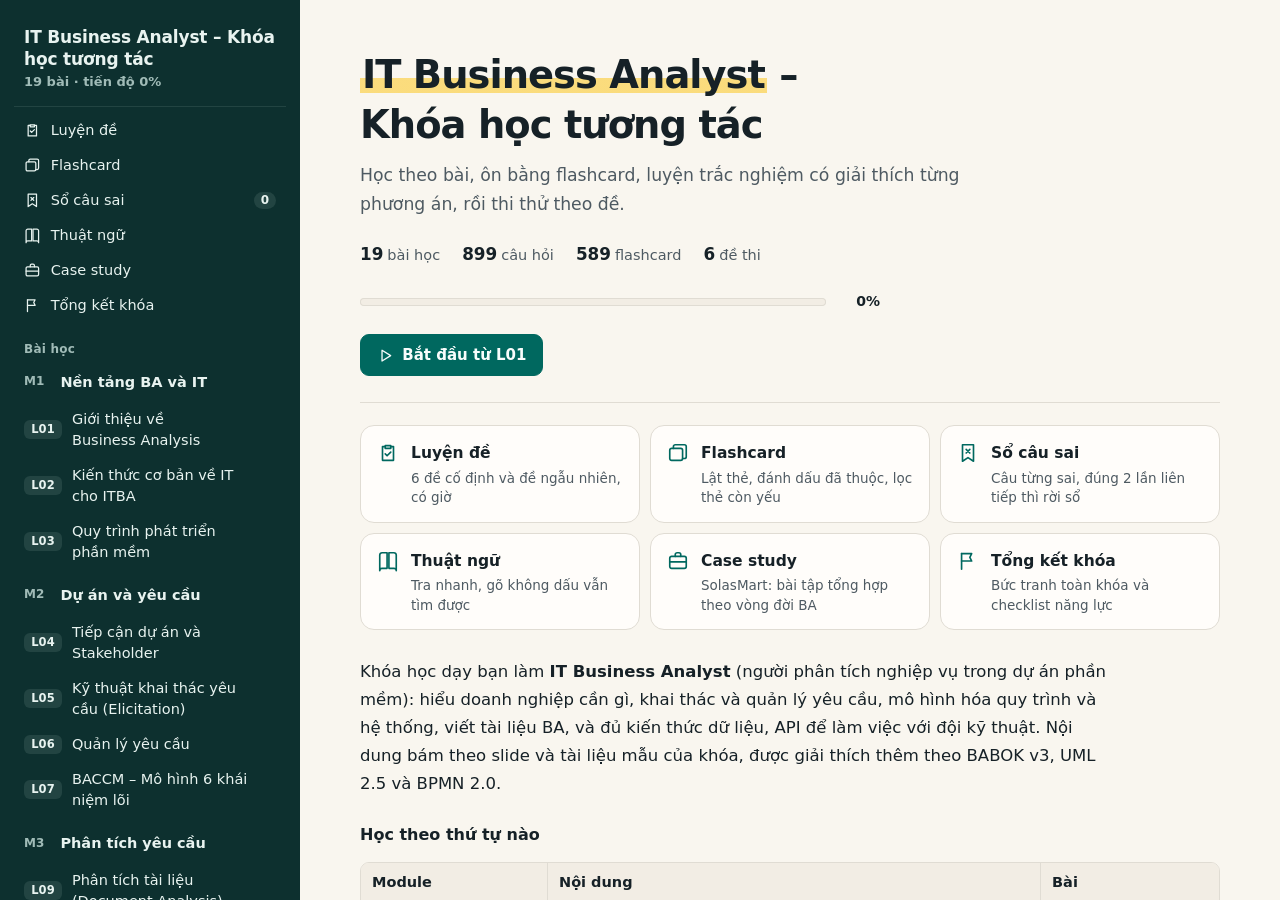
<file: index.html>
<!doctype html>
<html lang="vi">
<head>
<meta charset="utf-8">
<meta http-equiv="refresh" content="0; url=result/ITBA-khoa-hoc.html">
<title>Khóa học IT BA</title>
</head>
<body>
<p><a href="result/ITBA-khoa-hoc.html">Mở khóa học IT Business Analyst</a></p>
</body>
</html>
</file>
